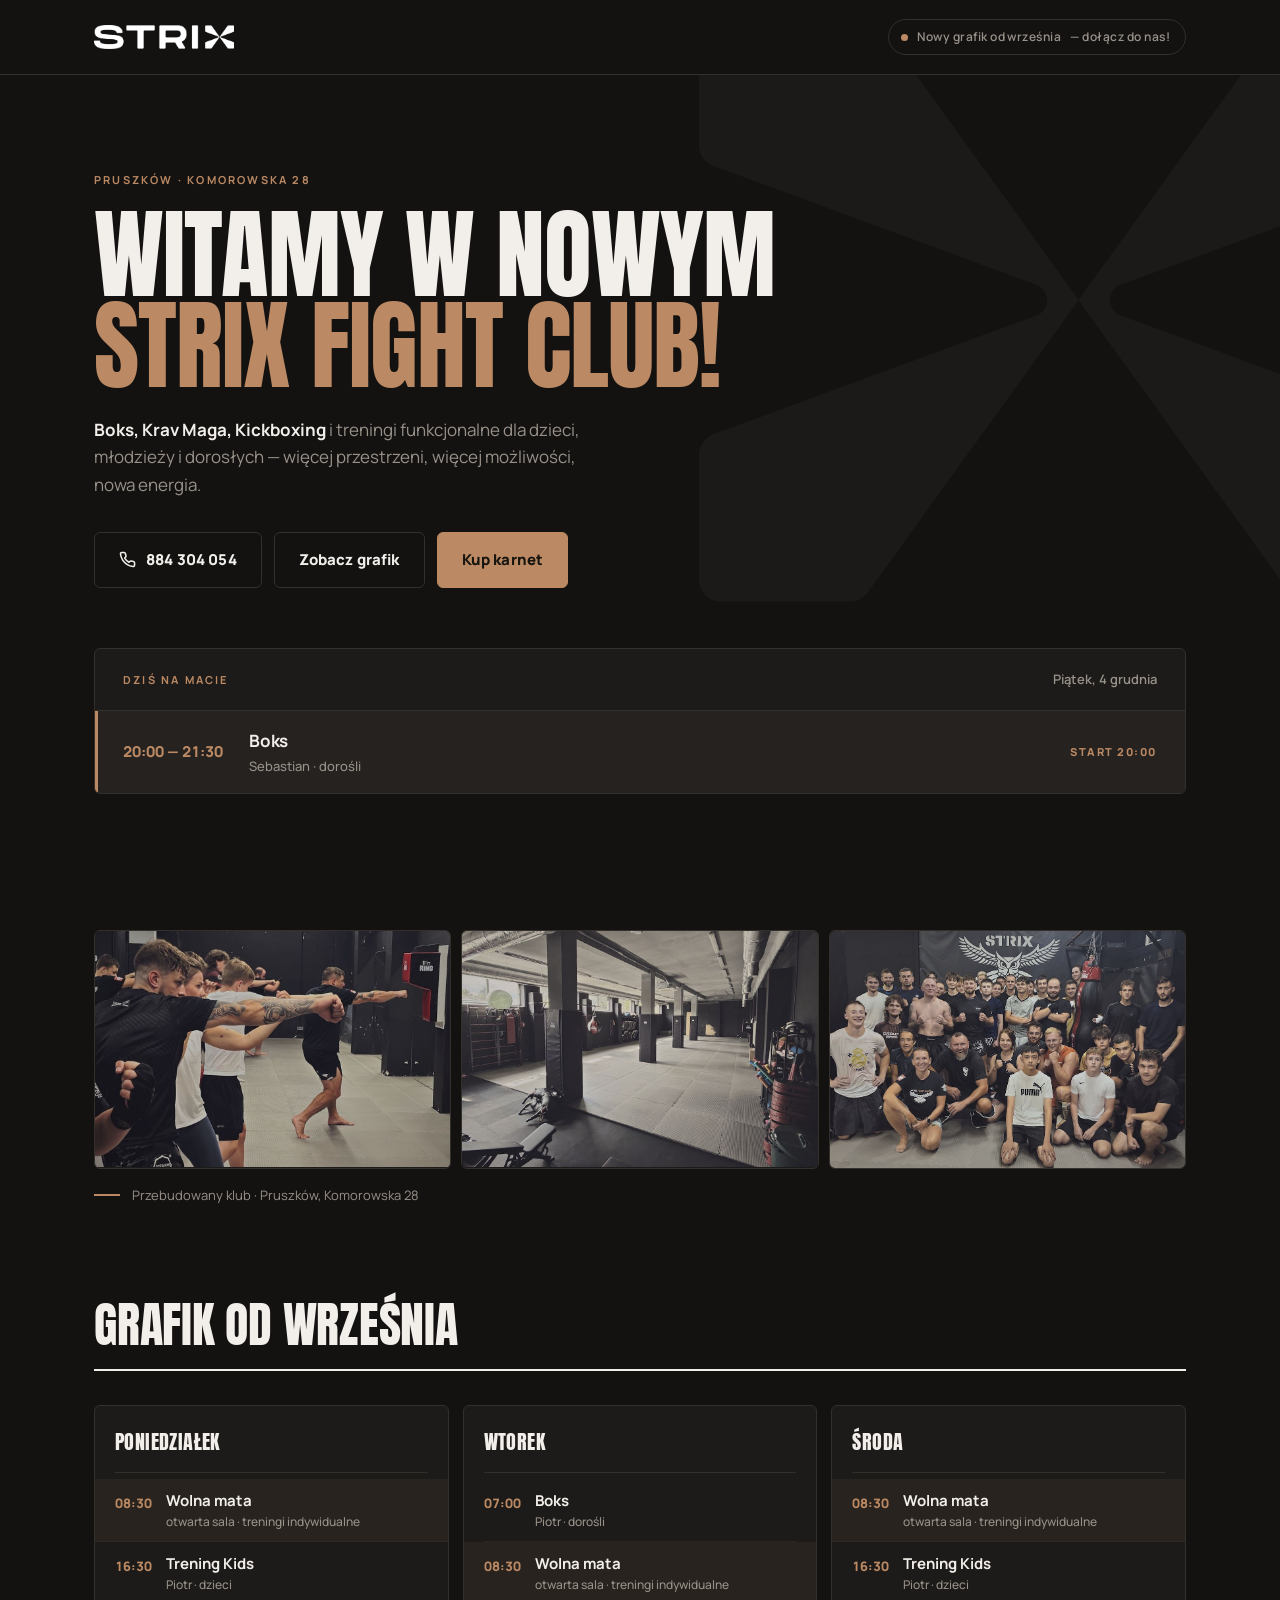
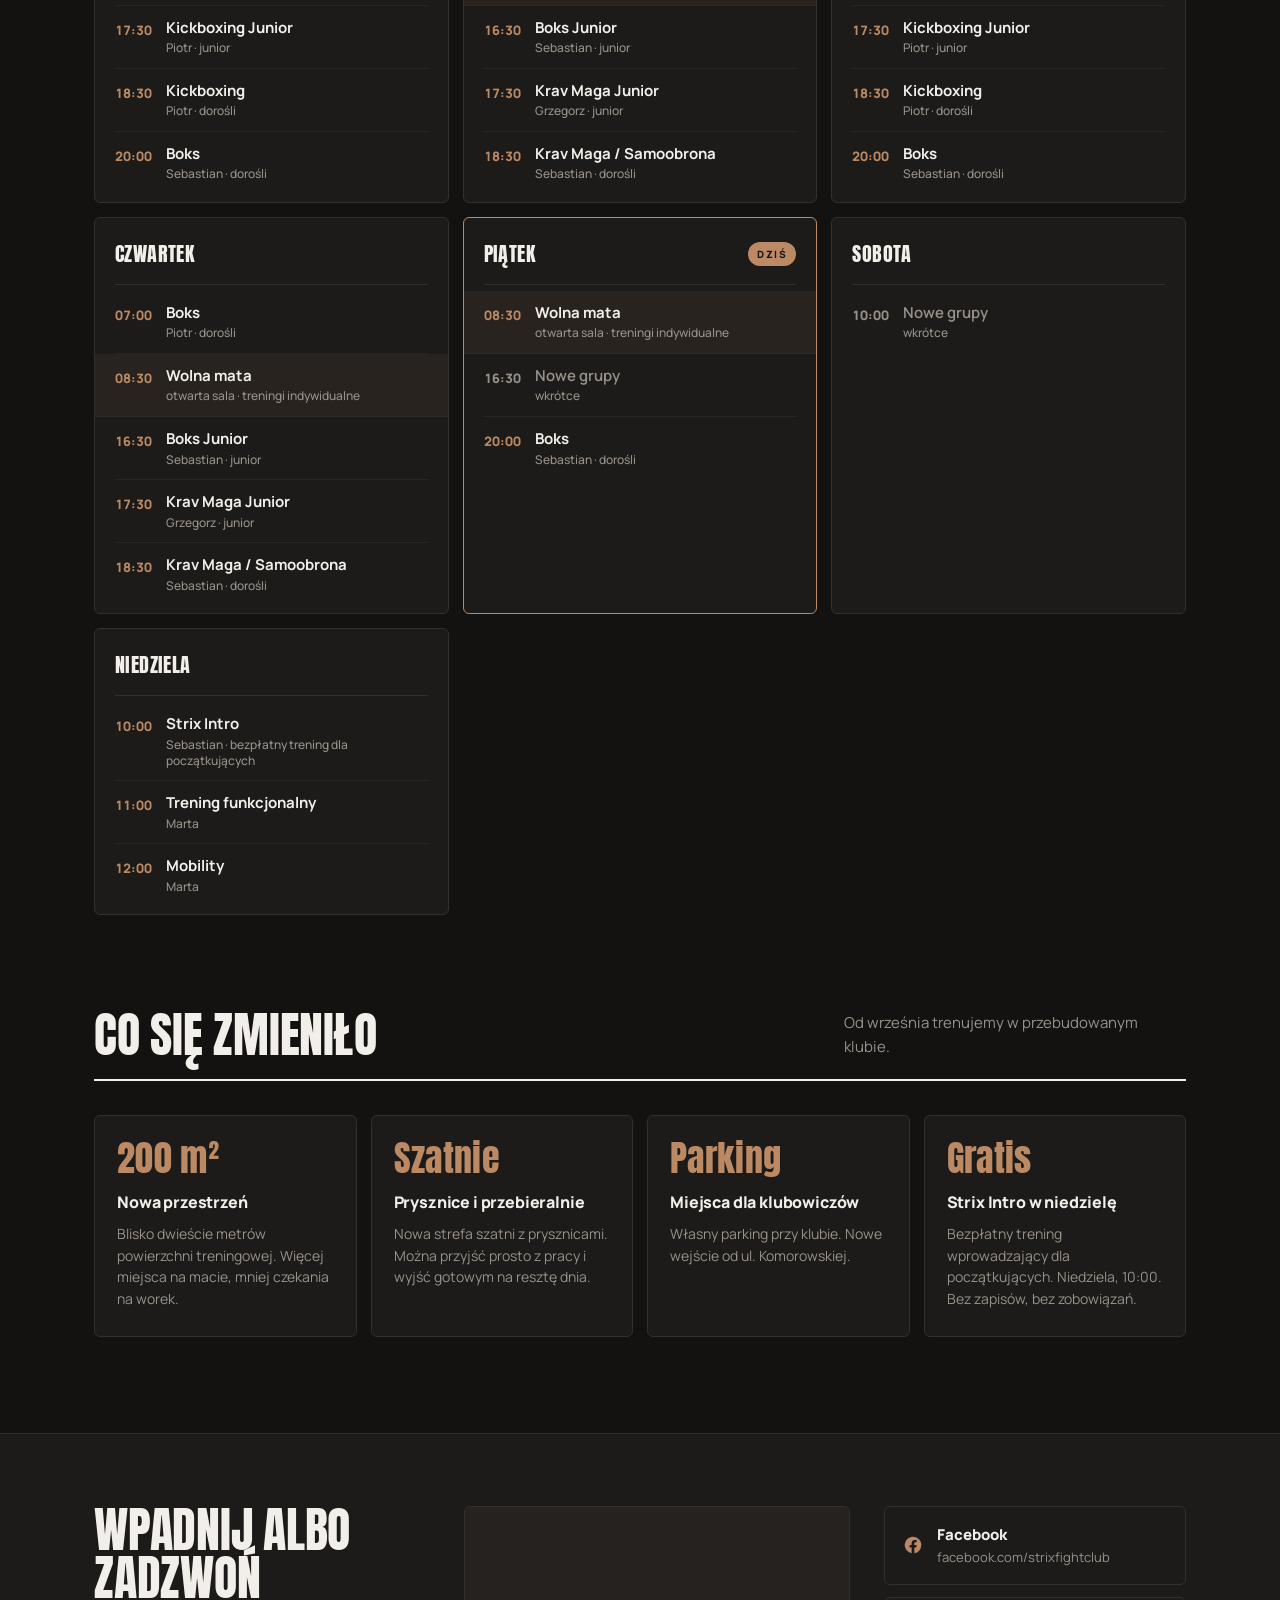
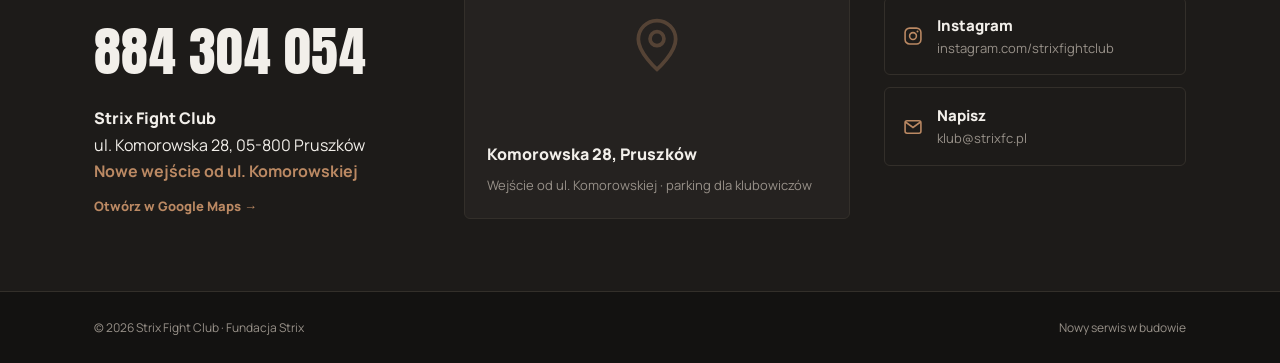
<file: index.html>
<!doctype html>
<html lang="pl">
<head>
<meta charset="utf-8">
<meta name="viewport" content="width=device-width,initial-scale=1">
<meta name="description" content="Strix Fight Club w Pruszkowie — boks, kickboxing, krav maga. Grafik treningów od września, kontakt i social media. Nowy serwis w budowie.">
<meta name="robots" content="index,follow">
<meta property="og:title" content="Strix Fight Club — Pruszków">
<meta property="og:description" content="Grafik treningów od września, kontakt i social media. Nowy serwis w budowie.">
<meta property="og:type" content="website">
<meta property="og:image" content="assets/img/og-image.jpg">
<meta property="og:locale" content="pl_PL">
<link rel="icon" href="assets/img/favicon-32.png" sizes="32x32">
<link rel="apple-touch-icon" href="assets/img/apple-touch-icon.png">
<title>Strix Fight Club — Pruszków</title>

<link rel="stylesheet" href="assets/css/style.css">
</head>
<body>


<header class="bar">
  <div class="wrap">
    <img src="assets/img/logo-strix.png" alt="Strix Fight Club">
    <span class="chip"><i class="dot"></i>Nowy grafik od września<span class="more"> — dołącz do nas!</span></span>
  </div>
</header>

<div class="hero">
  <img class="xmark" src="assets/img/x-mark.png" alt="" aria-hidden="true">
  <div class="wrap">
    <p class="lab rise">Pruszków · Komorowska 28</p>
    <h1 class="rise">Witamy w nowym<br> <em>STRIX Fight Club!</em></h1>
    <p class="lede rise"><b>Boks, Krav Maga, Kickboxing</b> 
      i treningi funkcjonalne dla dzieci, młodzieży i dorosłych — więcej przestrzeni,
      więcej możliwości, nowa energia.</p>

    <div class="acts rise">
      <a class="btn" href="tel:+48884304054">
        <svg viewBox="0 0 24 24" fill="none" stroke="currentColor" stroke-width="2.2" stroke-linecap="round" stroke-linejoin="round"><path d="M22 16.9v3a2 2 0 0 1-2.2 2 19.8 19.8 0 0 1-8.6-3.1 19.5 19.5 0 0 1-6-6A19.8 19.8 0 0 1 2.1 4.2 2 2 0 0 1 4.1 2h3a2 2 0 0 1 2 1.7c.1 1 .4 1.9.7 2.8a2 2 0 0 1-.5 2.1L8.1 9.9a16 16 0 0 0 6 6l1.3-1.2a2 2 0 0 1 2.1-.5c.9.3 1.8.6 2.8.7a2 2 0 0 1 1.7 2z"/></svg>
        884 304 054
      </a>
      <a class="btn" href="#grafik">Zobacz grafik</a>
      <!-- Karnet: sprzedaż przez aplikację eFitness — otwiera popup z instrukcją -->
      <a class="btn solid" href="#jak-to-dziala" id="karnet">Kup karnet</a>
    </div>

    <div class="today" id="today">
      <div class="today-h">
        <span class="lab">Dziś na macie <i id="todayTag" class="tag"></i></span>
        <span class="d" id="todayDate"></span>
      </div>
      <div class="today-list" id="todayList"></div>
    </div>
  </div>
</div>

<section class="gal">
  <div class="wrap">
    <!-- Zdjęcia finalne z brand/Foto_finalne (obróbka wg brandbooka — nie nakładać filtrów) -->
    <div class="strip">
      <figure><img src="assets/img/klub-01.jpg" width="1080" height="720" decoding="async"
        alt="Sala treningowa Strix Fight Club po przebudowie — worki, mata, blisko 200 m²"></figure>
      <figure><img src="assets/img/klub-02.jpg" width="1080" height="720" decoding="async"
        alt="Trening bokserski grupy młodzieżowej na macie"></figure>
      <figure><img src="assets/img/klub-03.jpg" width="1080" height="720" decoding="async"
        alt="Grupa dorosłych ćwiczy uderzenia w szeregu"></figure>
    </div>
    <figcaption>Przebudowany klub · Pruszków, Komorowska 28</figcaption>
  </div>
</section>

<section id="grafik">
  <div class="wrap">
    <div class="sec-h">
      <h2>Grafik od września <i id="gridTag" class="tag tag-b"></i></h2>
    </div>
    <div class="grid" id="grid"></div>
  </div>
</section>

<section style="padding-top:0">
  <div class="wrap">
    <div class="sec-h">
      <h2>Co się zmieniło</h2>
      <p>Od września trenujemy w przebudowanym klubie.</p>
    </div>
    <div class="news">
      <div class="card"><div class="k">200 m²</div><h4>Nowa przestrzeń</h4>
        <p>Blisko dwieście metrów powierzchni treningowej. Więcej miejsca na macie, mniej czekania na worek.</p></div>
      <div class="card"><div class="k">Szatnie</div><h4>Prysznice i przebieralnie</h4>
        <p>Nowa strefa szatni z prysznicami. Można przyjść prosto z pracy i wyjść gotowym na resztę dnia.</p></div>
      <div class="card"><div class="k">Parking</div><h4>Miejsca dla klubowiczów</h4>
        <p>Własny parking przy klubie. Nowe wejście od ul. Komorowskiej.</p></div>
      <div class="card"><div class="k">Gratis</div><h4>Strix Intro w niedzielę</h4>
        <p>Bezpłatny trening wprowadzający dla początkujących. Niedziela, 10:00. Bez zapisów, bez zobowiązań.</p></div>
    </div>
  </div>
</section>

<div class="contact" id="kontakt">
  <div class="wrap">
    <div>
      <h2>Wpadnij albo zadzwoń</h2>
      <a class="big-tel mono" href="tel:+48884304054">884&nbsp;304&nbsp;054</a>
      <p class="addr">
        <b>Strix Fight Club</b><br>
        ul. Komorowska 28, 05-800 Pruszków<br>
        <span>Nowe wejście od ul. Komorowskiej</span>
      </p>
      <a class="maplink" href="https://www.google.com/maps/search/?api=1&amp;query=Strix+Fight+Club,+Komorowska+28,+05-800+Pruszk%C3%B3w" target="_blank" rel="noopener">
        Otwórz w Google Maps →</a>
    </div>

    <div class="mapbox">
      <div class="fallback">
        <svg class="pin" viewBox="0 0 24 24" fill="none" stroke="currentColor" stroke-width="1.4" aria-hidden="true"><path d="M12 21.5s7-6.2 7-11.3A7 7 0 0 0 5 10.2c0 5.1 7 11.3 7 11.3z"/><circle cx="12" cy="10" r="2.6"/></svg>
        <b>Komorowska 28, Pruszków</b>
        <span>Wejście od ul. Komorowskiej · parking dla klubowiczów</span>
      </div>
      <iframe title="Mapa dojazdu do Strix Fight Club" loading="lazy" referrerpolicy="no-referrer-when-downgrade"
        src="https://maps.google.com/maps?q=Strix+Fight+Club,+Komorowska+28,+05-800+Pruszk%C3%B3w&amp;t=&amp;z=16&amp;ie=UTF8&amp;iwloc=&amp;output=embed"></iframe>
    </div>
    <div class="social">
      <a class="slink" href="https://www.facebook.com/strixfightclub" target="_blank" rel="noopener">
        <svg viewBox="0 0 24 24" fill="currentColor"><path d="M22 12a10 10 0 1 0-11.6 9.9v-7H7.9V12h2.5V9.8c0-2.5 1.5-3.9 3.8-3.9 1.1 0 2.2.2 2.2.2v2.5h-1.3c-1.2 0-1.6.8-1.6 1.6V12h2.8l-.4 2.9h-2.3v7A10 10 0 0 0 22 12z"/></svg>
        <span class="txt"><b>Facebook</b><small>facebook.com/strixfightclub</small></span>
      </a>
      <a class="slink" href="https://www.instagram.com/strixfightclub" target="_blank" rel="noopener">
        <svg viewBox="0 0 24 24" fill="none" stroke="currentColor" stroke-width="1.9"><rect x="2.5" y="2.5" width="19" height="19" rx="5.4"/><circle cx="12" cy="12" r="4.1"/><circle cx="17.4" cy="6.6" r="1.2" fill="currentColor" stroke="none"/></svg>
        <span class="txt"><b>Instagram</b><small>instagram.com/strixfightclub</small></span>
      </a>
      <a class="slink" href="mailto:klub@strixfc.pl">
        <svg viewBox="0 0 24 24" fill="none" stroke="currentColor" stroke-width="1.9"><rect x="2.5" y="4.5" width="19" height="15" rx="2.4"/><path d="m3 6 9 6.5L21 6"/></svg>
        <span class="txt"><b>Napisz</b><small>klub@strixfc.pl</small></span>
      </a>
    </div>

  </div>
</div>

<footer class="foot">
  <div class="wrap">
    <span>© <span id="yr"></span> Strix Fight Club · Fundacja Strix</span>
    <span>Nowy serwis w budowie</span>
  </div>
</footer>

<div class="modal" id="karnetModal" role="dialog" aria-modal="true" aria-labelledby="karnetTitle" hidden>
  <div class="modal-box">
    <button class="modal-x" type="button" aria-label="Zamknij okno">
      <svg viewBox="0 0 24 24" fill="none" stroke="currentColor" stroke-width="2.2" stroke-linecap="round"><path d="M6 6l12 12M18 6L6 18"/></svg>
    </button>

    <p class="lab">Krok po kroku</p>
    <h3 class="modal-title" id="karnetTitle">Jak to działa</h3>

    <ol class="steps">
      <li>Pobierz aplikację eFitness</li>
      <li>Znajdź klub STRIX Fight Club</li>
      <li>Załóż konto i wybierz karnet</li>
      <li>Zapłać kartą lub BLIK-iem</li>
      <li>Skanuj QR u trenera</li>
    </ol>

    <p class="modal-note">Zeskanuj kod aparatem w telefonie albo kliknij wybrany sklep.</p>
    <div class="stores">
      <a class="store" href="https://apps.apple.com/pl/app/efitnessapp/id1054978020" target="_blank" rel="noopener">
        <img src="assets/img/qr-efitness-ios.png" width="518" height="518" decoding="async"
          alt="Kod QR — pobierz eFitness App z App Store">
        <span class="store-t">
          <svg viewBox="0 0 24 24" fill="currentColor" aria-hidden="true"><path d="M12.152 6.896c-.948 0-2.415-1.078-3.96-1.04-2.04.027-3.91 1.183-4.961 3.014-2.117 3.675-.546 9.103 1.519 12.09 1.013 1.454 2.208 3.09 3.792 3.039 1.52-.065 2.09-.987 3.935-.987 1.831 0 2.35.987 3.96.948 1.637-.026 2.676-1.48 3.676-2.948 1.156-1.688 1.636-3.325 1.662-3.415-.039-.013-3.182-1.221-3.22-4.857-.026-3.04 2.48-4.494 2.597-4.559-1.429-2.09-3.623-2.324-4.39-2.376-2-.156-3.675 1.09-4.61 1.09zM15.53 3.83c.843-1.012 1.4-2.427 1.245-3.83-1.207.052-2.662.805-3.532 1.818-.78.896-1.454 2.338-1.273 3.714 1.338.104 2.715-.688 3.559-1.701"/></svg>
          <span><b>App Store</b><small>iPhone / iPad</small></span>
        </span>
      </a>
      <a class="store" href="https://play.google.com/store/apps/details?id=pl.efitness.mobile" target="_blank" rel="noopener">
        <img src="assets/img/qr-efitness-android.png" width="574" height="574" decoding="async"
          alt="Kod QR — pobierz eFitness App z Google Play">
        <span class="store-t">
          <svg viewBox="0 0 24 24" fill="currentColor" aria-hidden="true"><path d="M22.018 13.298l-3.919 2.218-3.515-3.493 3.543-3.521 3.891 2.202a1.49 1.49 0 0 1 0 2.594zM1.337.924a1.486 1.486 0 0 0-.112.568v21.017c0 .217.045.419.124.6l11.155-11.087L1.337.924zm12.207 10.065l3.258-3.238L3.45.195a1.466 1.466 0 0 0-.946-.179l11.04 10.973zm0 2.067l-11 10.933c.298.036.612-.016.906-.183l13.324-7.54-3.23-3.21z"/></svg>
          <span><b>Google Play</b><small>Android</small></span>
        </span>
      </a>
    </div>
  </div>
</div>

<nav class="callbar" aria-label="Szybki kontakt">
  <a class="solid" href="tel:+48884304054">Zadzwoń</a>
  <a href="https://www.instagram.com/strixfightclub" target="_blank" rel="noopener">Instagram</a>
  <a href="https://www.facebook.com/strixfightclub" target="_blank" rel="noopener">Facebook</a>
</nav>

<script src="assets/js/app.js" defer></script>

</body>
</html>
</file>
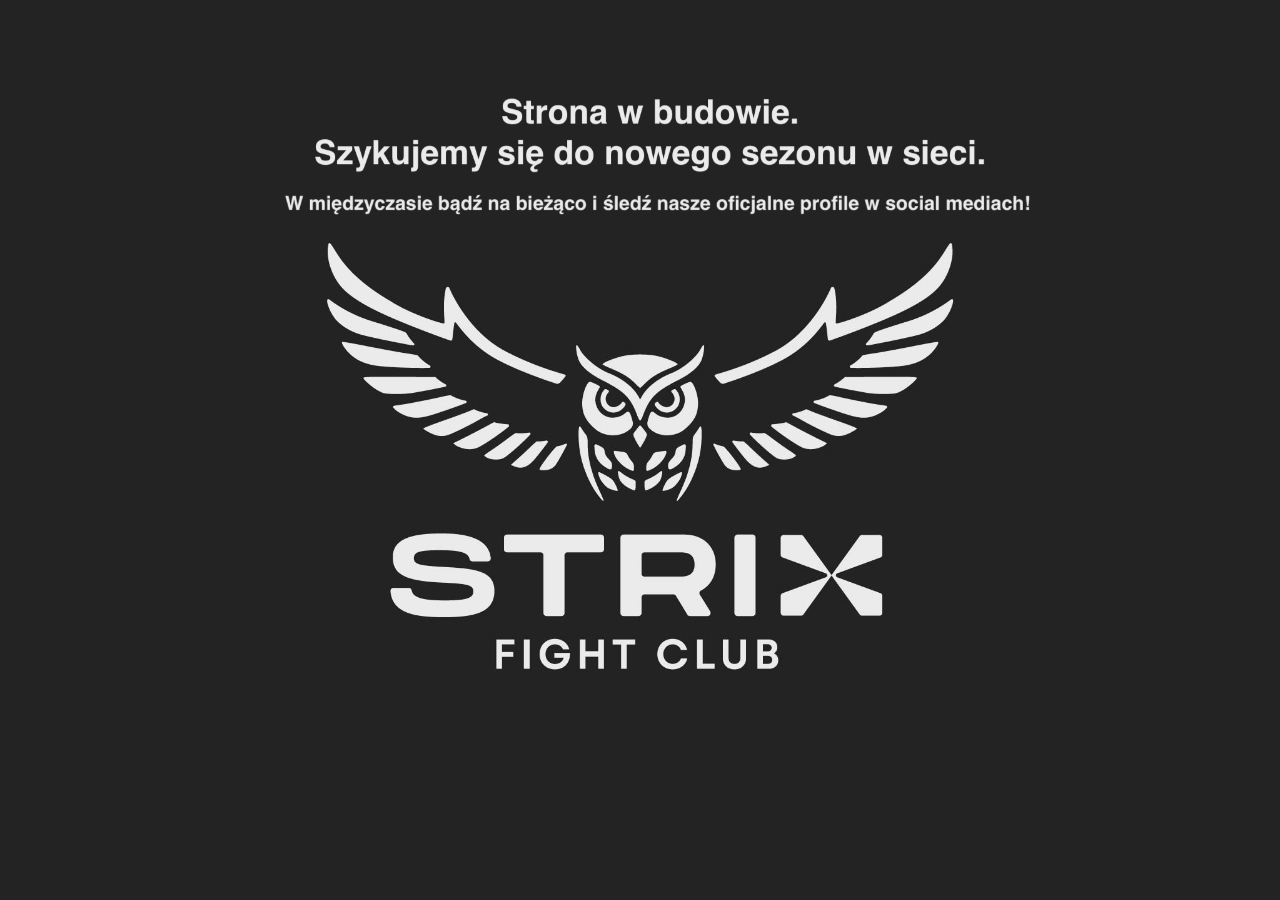
<file: backup/index.html>
<!DOCTYPE html>
<html lang="pl">
<head>
  <meta charset="UTF-8" />
  <meta name="viewport" content="width=device-width, initial-scale=1.0" />
  <title>STRIX Fight Club</title>
  <meta name="description" content="STRIX Fight Club - strona tymczasowa." />
  <link rel="icon" type="image/png" href="assets/images/strixnb.png" />
  <style>
    html,
    body {
      margin: 0;
      width: 100%;
      height: 100%;
      overflow: hidden;
      background: #232323;
    }

    body {
      display: grid;
      place-items: center;
    }

    .cover-logo {
      width: min(92vw, 1100px);
      height: min(82vh, 780px);
      object-fit: contain;
      display: block;
      user-select: none;
      -webkit-user-drag: none;
    }
  </style>
</head>
<body>
  <img src="assets/images/strixlogotemp.jpg" alt="STRIX Fight Club" class="cover-logo" />
</body>
</html>
</file>
<file: assets/css/style.css>
@font-face{font-family:Anton;font-style:normal;font-weight:400;font-display:swap;src:url(../fonts/anton-latin.woff2) format('woff2');unicode-range:U+0000-00FF,U+0131,U+0152-0153,U+02BB-02BC,U+02C6,U+02DA,U+02DC,U+0304,U+0308,U+0329,U+2000-206F,U+2074,U+20AC,U+2122,U+2191,U+2193,U+2212,U+2215,U+FEFF,U+FFFD}
@font-face{font-family:Manrope;font-style:normal;font-weight:400 800;font-display:swap;src:url(../fonts/manrope-latin.woff2) format('woff2');unicode-range:U+0000-00FF,U+0131,U+0152-0153,U+02BB-02BC,U+02C6,U+02DA,U+02DC,U+0304,U+0308,U+0329,U+2000-206F,U+2074,U+20AC,U+2122,U+2191,U+2193,U+2212,U+2215,U+FEFF,U+FFFD}
@font-face{font-family:Anton;font-style:normal;font-weight:400;font-display:swap;src:url(../fonts/anton-latin-ext.woff2) format('woff2');unicode-range:U+0100-02BA,U+02BD-02C5,U+02C7-02CC,U+02CE-02D7,U+02DD-02FF,U+0304,U+0308,U+0329,U+1D00-1DBF,U+1E00-1E9F,U+1EF2-1EFF,U+2020,U+20A0-20AB,U+20AD-20C0,U+2113,U+2C60-2C7F,U+A720-A7FF}
@font-face{font-family:Manrope;font-style:normal;font-weight:400 800;font-display:swap;src:url(../fonts/manrope-latin-ext.woff2) format('woff2');unicode-range:U+0100-02BA,U+02BD-02C5,U+02C7-02CC,U+02CE-02D7,U+02DD-02FF,U+0304,U+0308,U+0329,U+1D00-1DBF,U+1E00-1E9F,U+1EF2-1EFF,U+2020,U+20A0-20AB,U+20AD-20C0,U+2113,U+2C60-2C7F,U+A720-A7FF}
:root{
  --ink:#131211;
  --surface:#1D1B19;
  --surface-2:#252220;
  --line:#332F2A;
  --terra:#BB8963;
  --terra-deep:#8A6244;
  --paper:#F2EFEA;
  --muted:#989189;
  --maxw:1180px;
  --r:6px;
}
*{margin:0;padding:0;box-sizing:border-box}
html{scroll-behavior:smooth;-webkit-text-size-adjust:100%;overflow-x:hidden}
body{
  background:var(--ink);
  color:var(--paper);
  font-family:Manrope,"Helvetica Neue",Arial,sans-serif;
  font-size:16px;line-height:1.6;
  -webkit-font-smoothing:antialiased;
  overflow-x:hidden;
  padding-bottom:env(safe-area-inset-bottom);
}
img{max-width:100%;display:block}
a{color:inherit}
:focus-visible{outline:2px solid var(--terra);outline-offset:3px;border-radius:2px}

.wrap{width:100%;max-width:var(--maxw);margin-inline:auto;padding-inline:clamp(20px,5vw,44px)}

.lab{
  font-weight:700;font-size:.688rem;letter-spacing:.2em;
  text-transform:uppercase;color:var(--terra);
}
.mono{font-variant-numeric:tabular-nums}

/* ── pasek statusu ───────────────────────────── */
.bar{border-bottom:1px solid var(--line);background:rgba(19,18,17,.9)}
.bar .wrap{display:flex;align-items:center;justify-content:space-between;
  gap:20px;min-height:74px}
.bar img{height:24px;width:auto}
.chip{display:inline-flex;align-items:center;gap:9px;
  border:1px solid var(--line);border-radius:100px;
  padding:7px 15px 7px 12px;font-size:.75rem;font-weight:600;
  letter-spacing:.04em;color:var(--muted);white-space:nowrap}
.dot{width:7px;height:7px;border-radius:50%;background:var(--terra);flex:none}
.chip .more{display:none}
@media(min-width:600px){.chip .more{display:inline}}
@media(prefers-reduced-motion:no-preference){
  .dot{animation:blink 2.6s ease-in-out infinite}
  @keyframes blink{0%,100%{opacity:1}50%{opacity:.28}}
}

/* ── hero ────────────────────────────────────── */
.hero{padding:clamp(48px,8vw,96px) 0 clamp(40px,6vw,64px);position:relative;overflow:hidden}
.hero .wrap{position:relative;z-index:1}
.xmark{
  position:absolute;right:-14vw;top:-6vw;width:min(78vw,760px);
  opacity:.035;pointer-events:none;user-select:none;z-index:0;
}
h1{
  font-family:Anton,"Arial Narrow",sans-serif;font-weight:400;
  font-size:clamp(2.9rem,9.2vw,6.1rem);line-height:.94;
  letter-spacing:-.01em;text-transform:uppercase;text-wrap:balance;
  margin-top:20px;
}
h1 em{font-style:normal;color:var(--terra);display:block}
.lede{margin-top:24px;max-width:52ch;color:var(--muted);font-size:1.063rem}
.lede b{color:var(--paper);font-weight:700}

.acts{display:flex;flex-wrap:wrap;gap:12px;margin-top:34px}
.btn{
  display:inline-flex;align-items:center;gap:10px;
  padding:15px 24px;border-radius:var(--r);text-decoration:none;
  font-weight:800;font-size:.938rem;letter-spacing:.01em;
  border:1px solid var(--line);color:var(--paper);
  transition:background .18s ease,border-color .18s ease,color .18s ease;
}
.btn svg{width:17px;height:17px;flex:none}
.btn:hover{background:var(--surface-2);border-color:#463F38}
.btn.solid{background:var(--terra);border-color:var(--terra);color:#17150F}
.btn.solid:hover{background:#CB9970;border-color:#CB9970}

/* kompaktowe przyciski hero na telefonach — desktop bez zmian */
@media(max-width:560px){
  .acts{gap:8px;margin-top:26px;flex-wrap:nowrap}
  .btn{flex:1;justify-content:center;gap:7px;
    padding:11px 10px;font-size:.813rem;letter-spacing:0;white-space:nowrap}
  .btn svg{width:14px;height:14px}
}

/* ── dziś na macie ───────────────────────────── */
.today{
  margin-top:clamp(40px,6vw,60px);
  border:1px solid var(--line);border-radius:var(--r);
  background:var(--surface);overflow:hidden;
}
.today-h{
  display:flex;align-items:baseline;justify-content:space-between;gap:16px;
  flex-wrap:wrap;padding:20px clamp(18px,3vw,28px);
  border-bottom:1px solid var(--line);
}
.today-h .d{font-size:.813rem;color:var(--muted);font-weight:600}
.today-list{display:flex;flex-direction:column}
.row{
  display:grid;grid-template-columns:auto 1fr auto;align-items:center;
  gap:clamp(14px,3vw,26px);
  padding:16px clamp(18px,3vw,28px);
  border-bottom:1px solid var(--line);
}
.row:last-child{border-bottom:0}
.row.next{background:var(--surface-2);box-shadow:inset 3px 0 0 var(--terra)}
.row .t{font-weight:800;font-size:.938rem;color:var(--terra);white-space:nowrap}
.row .n{font-weight:700;font-size:1.063rem;letter-spacing:-.01em}
.row .n span{display:block;font-weight:500;font-size:.813rem;color:var(--muted);
  letter-spacing:0;margin-top:2px}
.row .s{font-size:.688rem;font-weight:800;letter-spacing:.14em;
  text-transform:uppercase;color:var(--muted);white-space:nowrap;text-align:right}
.row.next .s{color:var(--terra)}
.row.live .s{color:#17150F;background:var(--terra);padding:5px 10px;border-radius:100px;letter-spacing:.1em}
.tag{font-style:normal;display:inline-block;margin-left:10px;padding:4px 10px;
  border:1px solid var(--line);border-radius:100px;color:var(--muted);
  font-size:.625rem;font-weight:700;letter-spacing:.12em;white-space:nowrap}
.tag:empty{display:none}
.tag-b{vertical-align:middle;margin-left:14px;border-color:var(--terra);color:var(--terra)}
.empty{padding:26px clamp(18px,3vw,28px);color:var(--muted)}
@media(max-width:560px){
  .row{grid-template-columns:auto 1fr}
  .row .s{grid-column:2;text-align:left;margin-top:7px;justify-self:start;display:inline-block}
}


/* ── sekcje ──────────────────────────────────── */
section{padding:clamp(56px,8vw,96px) 0}
.sec-h{display:flex;align-items:flex-end;justify-content:space-between;
  gap:24px;flex-wrap:wrap;margin-bottom:34px;
  padding-bottom:20px;border-bottom:2px solid var(--paper)}
h2{font-family:Anton,"Arial Narrow",sans-serif;font-weight:400;
  font-size:clamp(1.9rem,5vw,3rem);line-height:1;text-transform:uppercase;
  letter-spacing:-.005em}
.sec-h p{color:var(--muted);font-size:.938rem;max-width:38ch}

/* siatka dni */
.grid{display:grid;gap:14px;grid-template-columns:1fr}
@media(min-width:640px){.grid{grid-template-columns:repeat(2,1fr)}}
@media(min-width:1000px){.grid{grid-template-columns:repeat(3,1fr)}}
.day{
  border:1px solid var(--line);border-radius:var(--r);
  background:var(--surface);padding:20px 20px 8px;
  display:flex;flex-direction:column;
}
.day.is-today{border-color:var(--terra)}
.day-h{display:flex;align-items:center;justify-content:space-between;
  gap:12px;padding-bottom:14px;margin-bottom:6px;border-bottom:1px solid var(--line)}
.day-h h3{font-family:Anton,"Arial Narrow",sans-serif;font-weight:400;
  font-size:1.25rem;text-transform:uppercase;letter-spacing:.02em}
.badge{font-size:.625rem;font-weight:800;letter-spacing:.16em;text-transform:uppercase;
  color:#17150F;background:var(--terra);padding:4px 9px;border-radius:100px}
.item{display:grid;grid-template-columns:auto 1fr;gap:14px;
  padding:12px 0;border-bottom:1px solid rgba(51,47,42,.55)}
.item:last-child{border-bottom:0}
.item .t{font-weight:800;font-size:.813rem;color:var(--terra);white-space:nowrap;padding-top:2px}
.item .n{font-weight:700;font-size:.938rem;line-height:1.3}
.item .n span{display:block;font-weight:500;font-size:.75rem;color:var(--muted);margin-top:3px}
.item.soon .t{color:var(--muted)}
.item.soon .n{color:var(--muted);font-weight:600}
.item.mat{background:rgba(187,137,99,.07);margin-inline:-20px;padding-inline:20px}

/* nowości */
.news{display:grid;gap:14px;grid-template-columns:1fr}
@media(min-width:640px){.news{grid-template-columns:repeat(2,1fr)}}
@media(min-width:1000px){.news{grid-template-columns:repeat(4,1fr)}}
.card{border:1px solid var(--line);border-radius:var(--r);background:var(--surface);
  padding:24px 22px 26px}
.card .k{font-family:Anton,"Arial Narrow",sans-serif;font-size:2.25rem;
  color:var(--terra);line-height:1;letter-spacing:.01em}
.card h4{margin-top:14px;font-size:1rem;font-weight:800;letter-spacing:-.01em}
.card p{margin-top:7px;font-size:.875rem;color:var(--muted);line-height:1.55}


/* ── galeria klubu ───────────────────────────── */
.gal{padding:clamp(44px,6vw,72px) 0 0}
/* poziomy pasek: 3 kadry 3:2 na całą szerokość; poniżej 620 px przewija się w bok */
.gal .strip{display:grid;gap:10px;grid-auto-flow:column;grid-auto-columns:minmax(280px,1fr);
  overflow-x:auto;overscroll-behavior-x:contain;scroll-snap-type:x proximity;
  scrollbar-width:none;-ms-overflow-style:none}
.gal .strip::-webkit-scrollbar{display:none}
@media(min-width:620px){.gal .strip{grid-auto-flow:row;grid-template-columns:repeat(3,1fr);
  overflow-x:visible}}
.gal figure{margin:0;border-radius:var(--r);overflow:hidden;background:var(--surface);
  border:1px solid var(--line);scroll-snap-align:start}
.gal img{display:block;width:100%;height:auto;aspect-ratio:3/2;object-fit:cover}
.gal figcaption{margin-top:16px;font-size:.813rem;color:var(--muted);
  display:flex;gap:12px;align-items:center}
.gal figcaption::before{content:'';width:26px;height:2px;background:var(--terra);flex:none}

/* ── mapa ────────────────────────────────────── */
.mapbox{position:relative;border:1px solid var(--line);border-radius:var(--r);
  overflow:hidden;min-height:280px;background:var(--surface-2)}
.mapbox iframe{position:absolute;inset:0;width:100%;height:100%;border:0;
  filter:invert(.92) hue-rotate(180deg) saturate(.28) contrast(.92) brightness(.92)}
.mapbox .fallback{position:absolute;inset:0;display:flex;flex-direction:column;
  justify-content:flex-end;gap:8px;padding:22px;z-index:0}
.mapbox .fallback b{font-size:1rem;font-weight:800}
.mapbox .fallback span{font-size:.813rem;color:var(--muted)}
.mapbox .pin{position:absolute;left:50%;top:44%;width:64px;height:64px;
  transform:translate(-50%,-50%);color:var(--terra);opacity:.32}
.maplink{display:inline-flex;align-items:center;gap:8px;margin-top:12px;
  font-size:.813rem;font-weight:800;color:var(--terra);text-decoration:none}
.maplink:hover{text-decoration:underline}

/* kontakt */
.contact{border-top:1px solid var(--line);background:var(--surface)}
.contact .wrap{display:grid;gap:34px;grid-template-columns:1fr;
  padding-top:clamp(48px,7vw,72px);padding-bottom:clamp(48px,7vw,72px)}
@media(min-width:820px){.contact .wrap{grid-template-columns:1fr 1fr}}
@media(min-width:1060px){.contact .wrap{grid-template-columns:1fr 1.15fr .9fr}}
.contact h2{margin-bottom:22px}
.big-tel{display:inline-block;font-family:Anton,"Arial Narrow",sans-serif;
  font-size:clamp(2.1rem,6.5vw,3.4rem);line-height:1;text-decoration:none;
  letter-spacing:.005em;transition:color .18s ease}
.big-tel:hover{color:var(--terra)}
.addr{margin-top:24px;font-size:1rem;line-height:1.65}
.addr b{font-weight:800}
.addr span{color:var(--terra);font-weight:700}
.social{display:flex;flex-direction:column;gap:12px;align-self:start}
.slink{display:flex;align-items:center;gap:14px;text-decoration:none;
  border:1px solid var(--line);border-radius:var(--r);padding:16px 18px;
  transition:background .18s ease,border-color .18s ease}
.slink:hover{background:var(--surface-2);border-color:#463F38}
.slink svg{width:20px;height:20px;flex:none;color:var(--terra)}
.slink .txt{display:flex;flex-direction:column;min-width:0}
.slink .txt b{font-size:.938rem;font-weight:800}
.slink .txt small{color:var(--muted);font-size:.813rem;overflow-wrap:anywhere}

.foot{border-top:1px solid var(--line);padding:26px 0 100px;
  font-size:.75rem;color:var(--muted)}
@media(min-width:720px){.foot{padding-bottom:26px}}
.foot .wrap{display:flex;justify-content:space-between;gap:16px;flex-wrap:wrap}

/* pasek dzwonienia na mobile */
.callbar{position:fixed;left:0;right:0;bottom:0;z-index:50;
  display:flex;gap:1px;background:var(--line);
  border-top:1px solid var(--line);
  padding-bottom:env(safe-area-inset-bottom)}
.callbar a{flex:1;background:var(--ink);text-align:center;padding:15px 8px;
  text-decoration:none;font-weight:800;font-size:.813rem;letter-spacing:.02em}
.callbar a.solid{background:var(--terra);color:#17150F}
@media(min-width:720px){.callbar{display:none}}

@media(prefers-reduced-motion:no-preference){
  .rise{opacity:0;transform:translateY(14px);
    animation:rise .7s cubic-bezier(.22,.7,.3,1) forwards}
  .rise:nth-child(2){animation-delay:.07s}
  .rise:nth-child(3){animation-delay:.14s}
  @keyframes rise{to{opacity:1;transform:none}}
}

/* ── modal „Kup karnet" ──────────────────────── */
.modal{position:fixed;inset:0;z-index:100;display:flex;align-items:center;
  justify-content:center;padding:20px;background:rgba(11,10,9,.82);
  opacity:0;visibility:hidden;transition:opacity .2s ease,visibility .2s ease}
.modal.open{opacity:1;visibility:visible}
.modal-box{position:relative;width:100%;max-width:620px;
  max-height:88vh;max-height:88dvh;overflow-y:auto;
  background:var(--surface);border:1px solid var(--line);border-radius:var(--r);
  padding:clamp(26px,5vw,42px);
  transform:translateY(14px);transition:transform .22s cubic-bezier(.22,.7,.3,1)}
.modal.open .modal-box{transform:none}
.modal-x{position:absolute;top:16px;right:16px;width:42px;height:42px;
  display:flex;align-items:center;justify-content:center;
  background:none;border:1px solid var(--line);border-radius:var(--r);
  color:var(--muted);cursor:pointer;
  transition:color .18s ease,border-color .18s ease,background .18s ease}
.modal-x:hover{color:var(--paper);border-color:#463F38;background:var(--surface-2)}
.modal-x svg{width:18px;height:18px}
.modal .lab{display:flex;align-items:center;gap:12px}
.modal .lab::after{content:'';width:26px;height:2px;background:var(--terra)}
.modal-title{font-family:Anton,"Arial Narrow",sans-serif;font-weight:400;
  font-size:clamp(1.7rem,5vw,2.4rem);line-height:1;text-transform:uppercase;
  letter-spacing:-.005em;margin-top:12px}

.steps{list-style:none;counter-reset:krok;margin-top:18px}
.steps li{counter-increment:krok;display:flex;align-items:baseline;gap:14px;
  padding:9px 2px;border-bottom:1px solid rgba(51,47,42,.55);
  font-weight:700;font-size:.938rem;letter-spacing:-.01em}
.steps li:last-child{border-bottom:0}
.steps li::before{content:counter(krok) '.';flex:none;min-width:1.6ch;
  font-family:Anton,"Arial Narrow",sans-serif;font-size:1.1rem;color:var(--terra)}

.modal-note{margin-top:18px;font-size:.813rem;color:var(--muted)}
.stores{display:grid;grid-template-columns:1fr 1fr;gap:14px;margin-top:14px}
@media(max-width:480px){.stores{grid-template-columns:1fr}}
.store{display:flex;flex-direction:column;align-items:center;gap:12px;
  border:1px solid var(--line);border-radius:var(--r);padding:16px 14px;
  text-decoration:none;transition:background .18s ease,border-color .18s ease}
.store:hover{background:var(--surface-2);border-color:#463F38}
.store img{width:112px;height:112px;border-radius:4px}
.store-t{display:flex;align-items:center;gap:10px}
.store-t svg{width:18px;height:18px;flex:none;color:var(--terra)}
.store-t b{display:block;font-size:.875rem;font-weight:800}
.store-t small{color:var(--muted);font-size:.75rem}
body.modal-lock{overflow:hidden}
@media(prefers-reduced-motion:reduce){
  .modal,.modal-box{transition:none}
}
</file>
